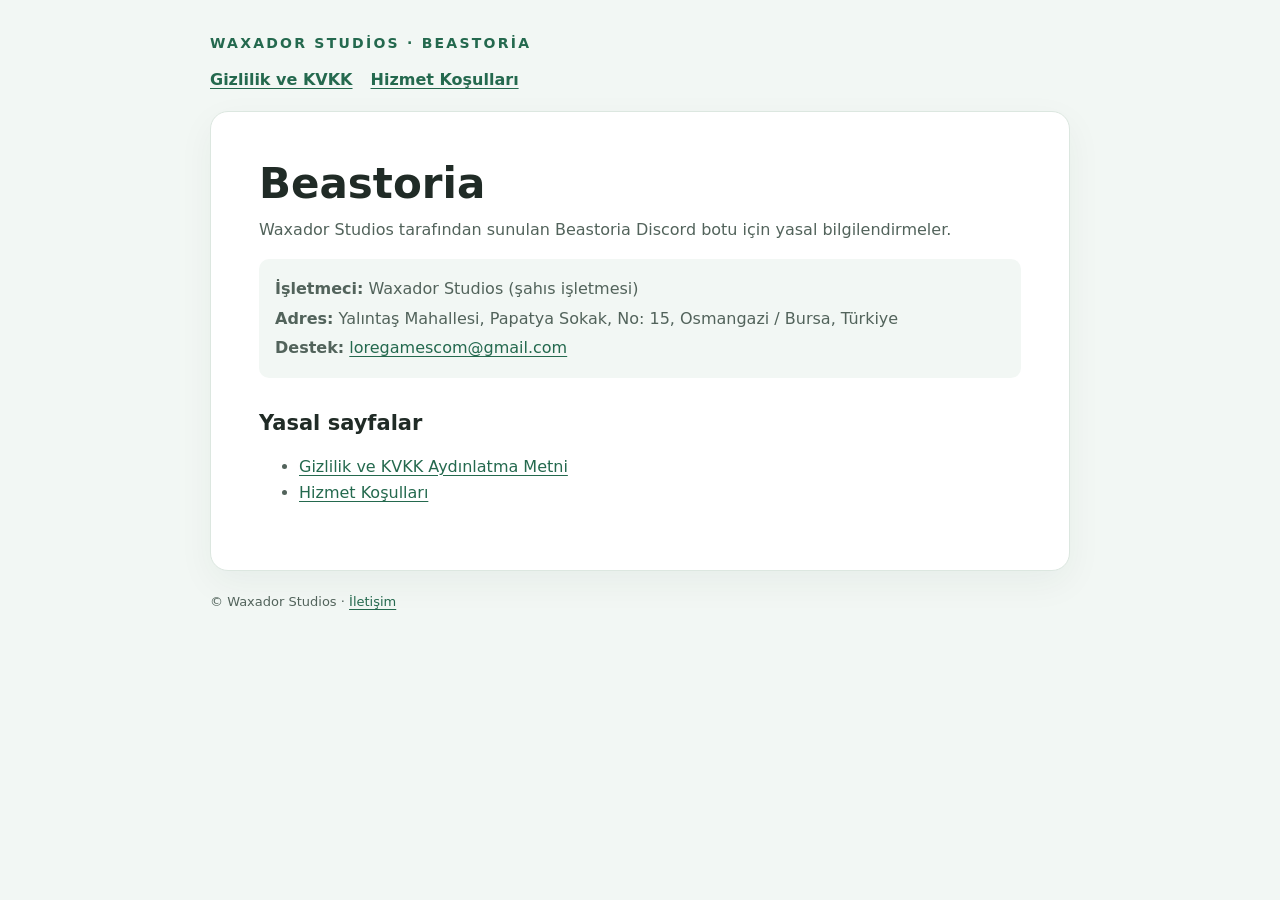
<file: index.html>
<!doctype html>
<html lang="tr"><head><meta charset="utf-8"><meta name="viewport" content="width=device-width, initial-scale=1"><title>Beastoria · Yasal Bilgiler</title><link rel="stylesheet" href="style.css"></head><body>
<header><div class="brand">Waxador Studios · Beastoria</div><nav aria-label="Yasal sayfalar"><a href="privacy-policy/">Gizlilik ve KVKK</a><a href="terms/">Hizmet Koşulları</a></nav></header>
<main><h1>Beastoria</h1><p class="subtitle">Waxador Studios tarafından sunulan Beastoria Discord botu için yasal bilgilendirmeler.</p><div class="meta"><p><strong>İşletmeci:</strong> Waxador Studios (şahıs işletmesi)</p><p><strong>Adres:</strong> Yalıntaş Mahallesi, Papatya Sokak, No: 15, Osmangazi / Bursa, Türkiye</p><p><strong>Destek:</strong> <a href="mailto:loregamescom@gmail.com">loregamescom@gmail.com</a></p></div><h2>Yasal sayfalar</h2><ul><li><a href="privacy-policy/">Gizlilik ve KVKK Aydınlatma Metni</a></li><li><a href="terms/">Hizmet Koşulları</a></li></ul></main><footer>© Waxador Studios · <a href="mailto:loregamescom@gmail.com">İletişim</a></footer></body></html>
</file>
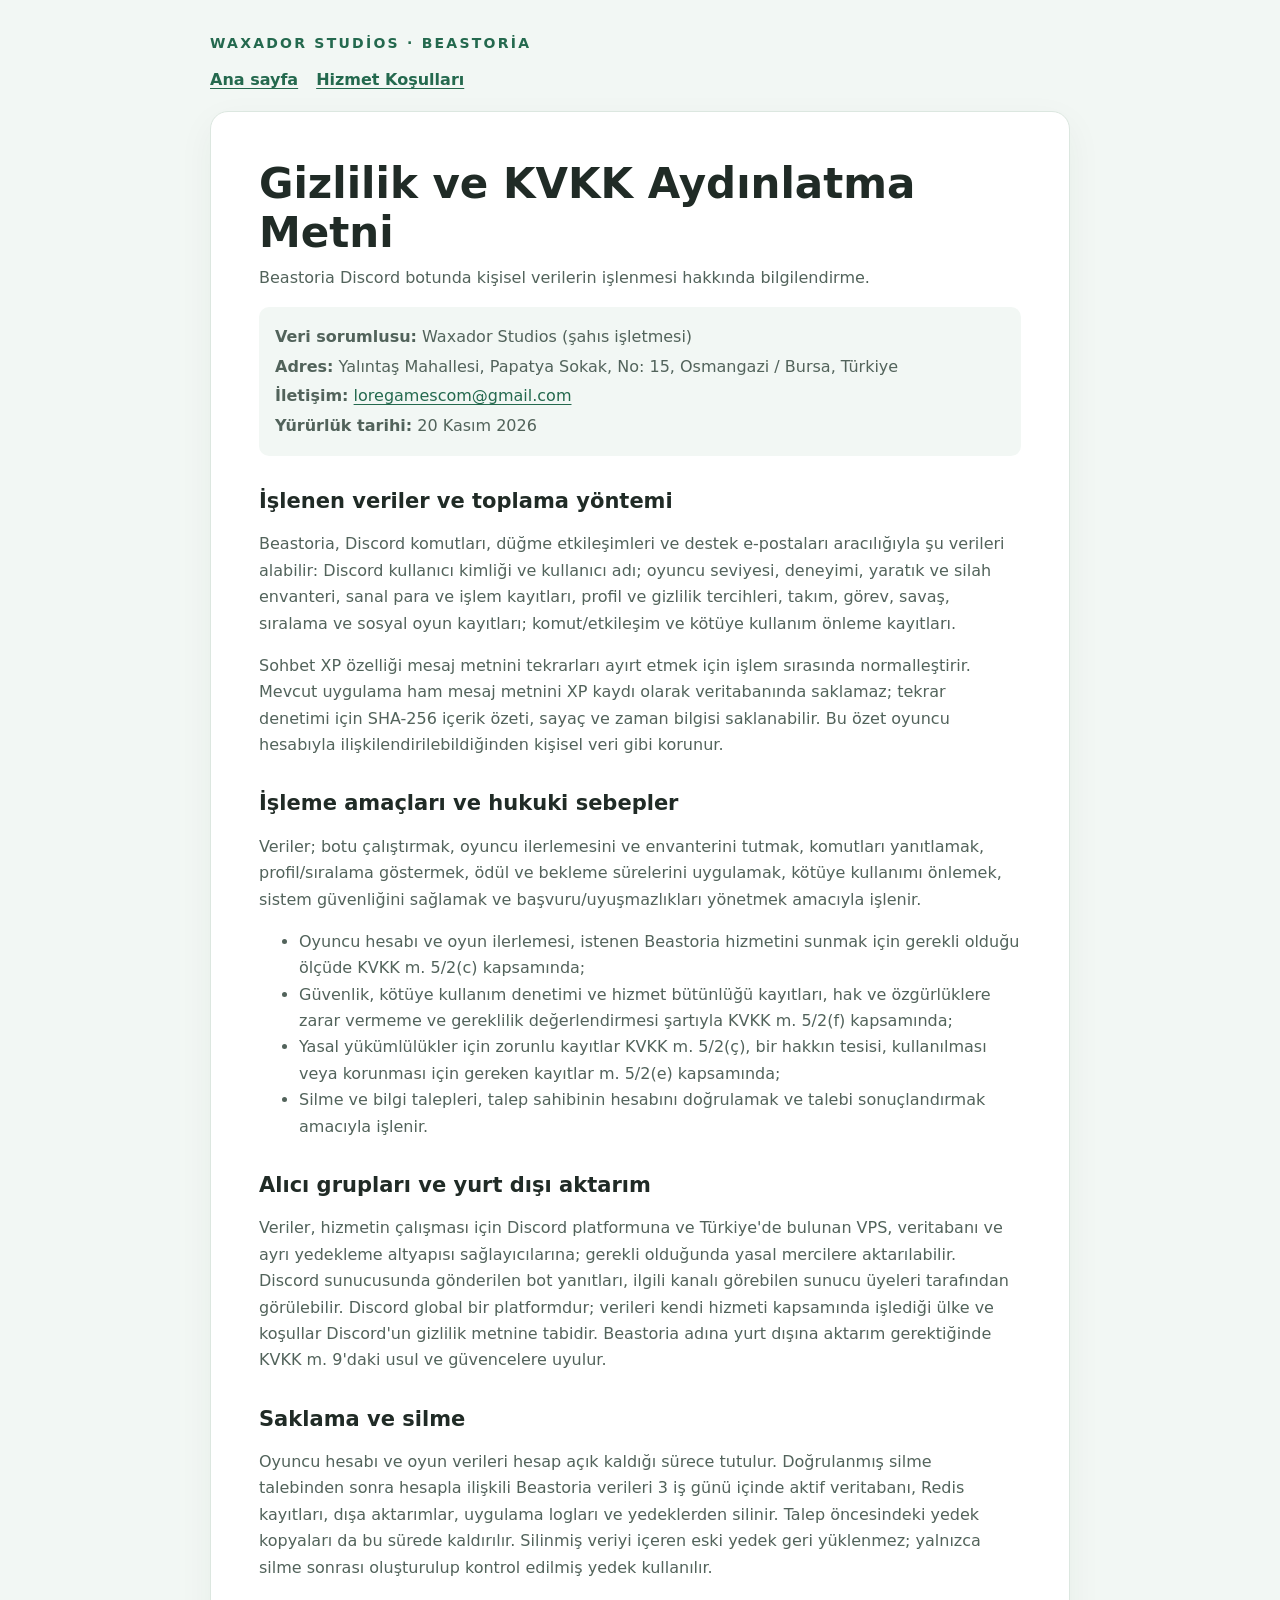
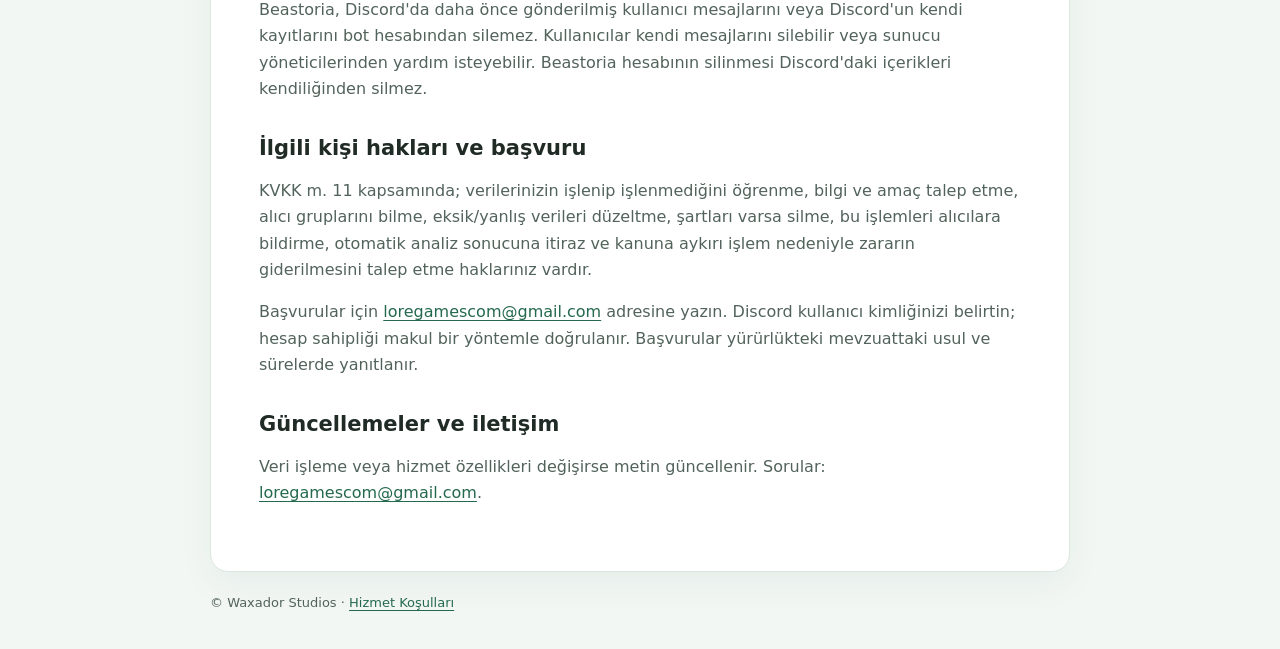
<file: privacy-policy/index.html>
<!doctype html>
<html lang="tr">
<head>
<meta charset="utf-8"><meta name="viewport" content="width=device-width, initial-scale=1"><title>Gizlilik ve KVKK Aydınlatma Metni · Beastoria</title><link rel="stylesheet" href="../style.css">
</head><body>
<header><div class="brand">Waxador Studios · Beastoria</div><nav aria-label="Yasal sayfalar"><a href="../">Ana sayfa</a><a href="../terms/">Hizmet Koşulları</a></nav></header><main>
<h1>Gizlilik ve KVKK Aydınlatma Metni</h1><p class="subtitle">Beastoria Discord botunda kişisel verilerin işlenmesi hakkında bilgilendirme.</p>
<div class="meta"><p><strong>Veri sorumlusu:</strong> Waxador Studios (şahıs işletmesi)</p><p><strong>Adres:</strong> Yalıntaş Mahallesi, Papatya Sokak, No: 15, Osmangazi / Bursa, Türkiye</p><p><strong>İletişim:</strong> <a href="mailto:loregamescom@gmail.com">loregamescom@gmail.com</a></p><p><strong>Yürürlük tarihi:</strong> 20 Kasım 2026</p></div>
<h2>İşlenen veriler ve toplama yöntemi</h2><p>Beastoria, Discord komutları, düğme etkileşimleri ve destek e-postaları aracılığıyla şu verileri alabilir: Discord kullanıcı kimliği ve kullanıcı adı; oyuncu seviyesi, deneyimi, yaratık ve silah envanteri, sanal para ve işlem kayıtları, profil ve gizlilik tercihleri, takım, görev, savaş, sıralama ve sosyal oyun kayıtları; komut/etkileşim ve kötüye kullanım önleme kayıtları.</p><p>Sohbet XP özelliği mesaj metnini tekrarları ayırt etmek için işlem sırasında normalleştirir. Mevcut uygulama ham mesaj metnini XP kaydı olarak veritabanında saklamaz; tekrar denetimi için SHA-256 içerik özeti, sayaç ve zaman bilgisi saklanabilir. Bu özet oyuncu hesabıyla ilişkilendirilebildiğinden kişisel veri gibi korunur.</p>
<h2>İşleme amaçları ve hukuki sebepler</h2><p>Veriler; botu çalıştırmak, oyuncu ilerlemesini ve envanterini tutmak, komutları yanıtlamak, profil/sıralama göstermek, ödül ve bekleme sürelerini uygulamak, kötüye kullanımı önlemek, sistem güvenliğini sağlamak ve başvuru/uyuşmazlıkları yönetmek amacıyla işlenir.</p><ul><li>Oyuncu hesabı ve oyun ilerlemesi, istenen Beastoria hizmetini sunmak için gerekli olduğu ölçüde KVKK m. 5/2(c) kapsamında;</li><li>Güvenlik, kötüye kullanım denetimi ve hizmet bütünlüğü kayıtları, hak ve özgürlüklere zarar vermeme ve gereklilik değerlendirmesi şartıyla KVKK m. 5/2(f) kapsamında;</li><li>Yasal yükümlülükler için zorunlu kayıtlar KVKK m. 5/2(ç), bir hakkın tesisi, kullanılması veya korunması için gereken kayıtlar m. 5/2(e) kapsamında;</li><li>Silme ve bilgi talepleri, talep sahibinin hesabını doğrulamak ve talebi sonuçlandırmak amacıyla işlenir.</li></ul>
<h2>Alıcı grupları ve yurt dışı aktarım</h2><p>Veriler, hizmetin çalışması için Discord platformuna ve Türkiye'de bulunan VPS, veritabanı ve ayrı yedekleme altyapısı sağlayıcılarına; gerekli olduğunda yasal mercilere aktarılabilir. Discord sunucusunda gönderilen bot yanıtları, ilgili kanalı görebilen sunucu üyeleri tarafından görülebilir. Discord global bir platformdur; verileri kendi hizmeti kapsamında işlediği ülke ve koşullar Discord'un gizlilik metnine tabidir. Beastoria adına yurt dışına aktarım gerektiğinde KVKK m. 9'daki usul ve güvencelere uyulur.</p>
<h2>Saklama ve silme</h2><p>Oyuncu hesabı ve oyun verileri hesap açık kaldığı sürece tutulur. Doğrulanmış silme talebinden sonra hesapla ilişkili Beastoria verileri 3 iş günü içinde aktif veritabanı, Redis kayıtları, dışa aktarımlar, uygulama logları ve yedeklerden silinir. Talep öncesindeki yedek kopyaları da bu sürede kaldırılır. Silinmiş veriyi içeren eski yedek geri yüklenmez; yalnızca silme sonrası oluşturulup kontrol edilmiş yedek kullanılır.</p><p>Beastoria, Discord'da daha önce gönderilmiş kullanıcı mesajlarını veya Discord'un kendi kayıtlarını bot hesabından silemez. Kullanıcılar kendi mesajlarını silebilir veya sunucu yöneticilerinden yardım isteyebilir. Beastoria hesabının silinmesi Discord'daki içerikleri kendiliğinden silmez.</p>
<h2>İlgili kişi hakları ve başvuru</h2><p>KVKK m. 11 kapsamında; verilerinizin işlenip işlenmediğini öğrenme, bilgi ve amaç talep etme, alıcı gruplarını bilme, eksik/yanlış verileri düzeltme, şartları varsa silme, bu işlemleri alıcılara bildirme, otomatik analiz sonucuna itiraz ve kanuna aykırı işlem nedeniyle zararın giderilmesini talep etme haklarınız vardır.</p><p>Başvurular için <a href="mailto:loregamescom@gmail.com">loregamescom@gmail.com</a> adresine yazın. Discord kullanıcı kimliğinizi belirtin; hesap sahipliği makul bir yöntemle doğrulanır. Başvurular yürürlükteki mevzuattaki usul ve sürelerde yanıtlanır.</p><h2>Güncellemeler ve iletişim</h2><p>Veri işleme veya hizmet özellikleri değişirse metin güncellenir. Sorular: <a href="mailto:loregamescom@gmail.com">loregamescom@gmail.com</a>.</p>
</main><footer>© Waxador Studios · <a href="../terms/">Hizmet Koşulları</a></footer></body></html>
</file>
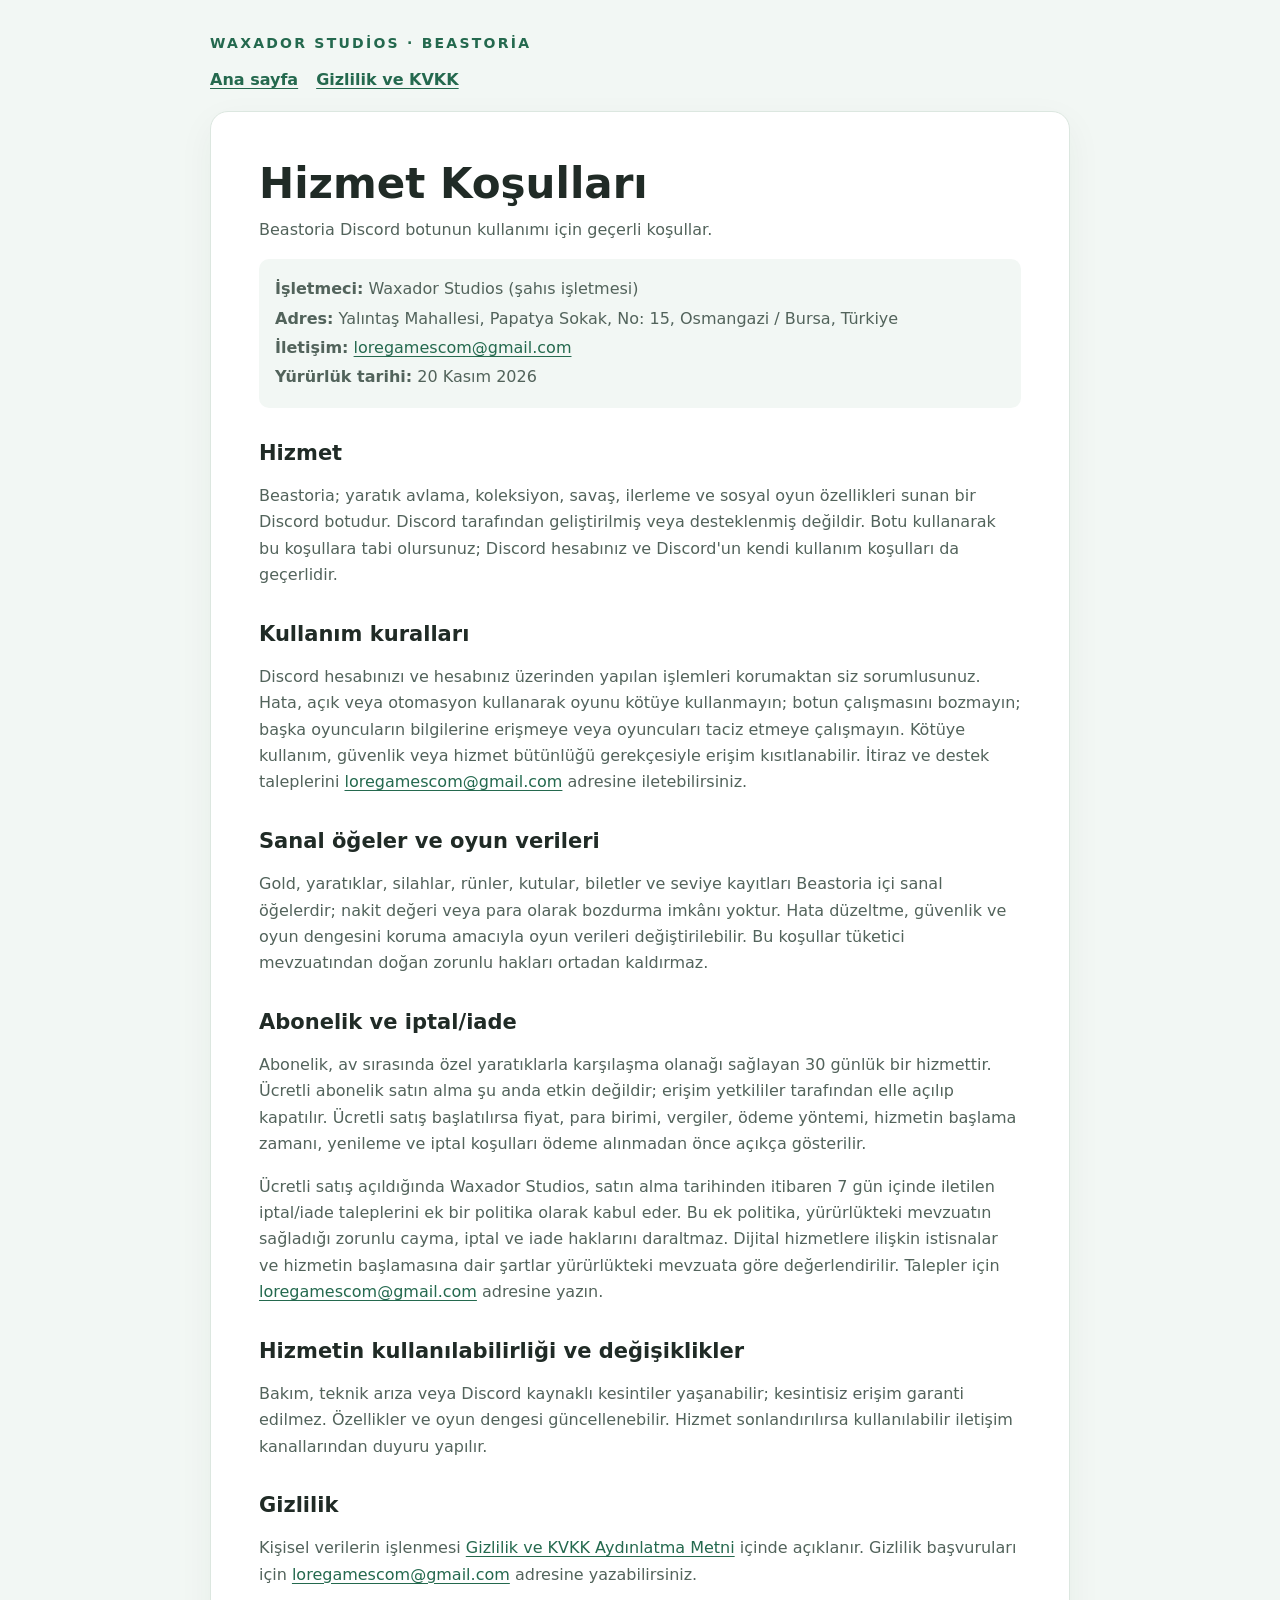
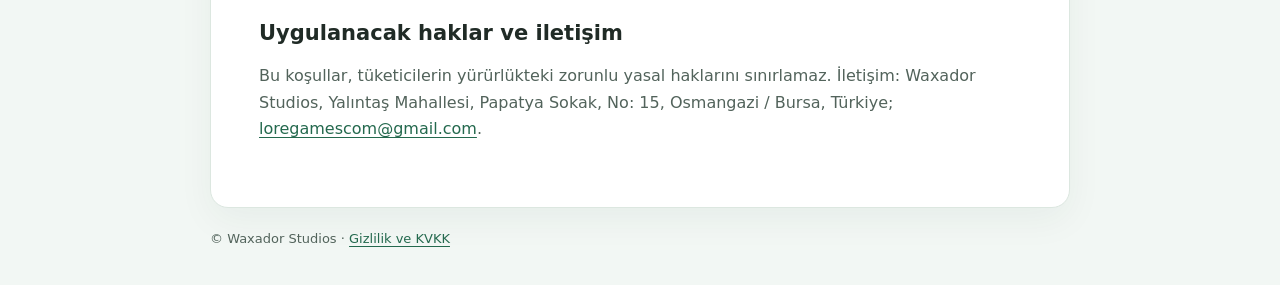
<file: terms/index.html>
<!doctype html>
<html lang="tr"><head><meta charset="utf-8"><meta name="viewport" content="width=device-width, initial-scale=1"><title>Hizmet Koşulları · Beastoria</title><link rel="stylesheet" href="../style.css"></head><body>
<header><div class="brand">Waxador Studios · Beastoria</div><nav aria-label="Yasal sayfalar"><a href="../">Ana sayfa</a><a href="../privacy-policy/">Gizlilik ve KVKK</a></nav></header><main><h1>Hizmet Koşulları</h1><p class="subtitle">Beastoria Discord botunun kullanımı için geçerli koşullar.</p>
<div class="meta"><p><strong>İşletmeci:</strong> Waxador Studios (şahıs işletmesi)</p><p><strong>Adres:</strong> Yalıntaş Mahallesi, Papatya Sokak, No: 15, Osmangazi / Bursa, Türkiye</p><p><strong>İletişim:</strong> <a href="mailto:loregamescom@gmail.com">loregamescom@gmail.com</a></p><p><strong>Yürürlük tarihi:</strong> 20 Kasım 2026</p></div>
<h2>Hizmet</h2><p>Beastoria; yaratık avlama, koleksiyon, savaş, ilerleme ve sosyal oyun özellikleri sunan bir Discord botudur. Discord tarafından geliştirilmiş veya desteklenmiş değildir. Botu kullanarak bu koşullara tabi olursunuz; Discord hesabınız ve Discord'un kendi kullanım koşulları da geçerlidir.</p>
<h2>Kullanım kuralları</h2><p>Discord hesabınızı ve hesabınız üzerinden yapılan işlemleri korumaktan siz sorumlusunuz. Hata, açık veya otomasyon kullanarak oyunu kötüye kullanmayın; botun çalışmasını bozmayın; başka oyuncuların bilgilerine erişmeye veya oyuncuları taciz etmeye çalışmayın. Kötüye kullanım, güvenlik veya hizmet bütünlüğü gerekçesiyle erişim kısıtlanabilir. İtiraz ve destek taleplerini <a href="mailto:loregamescom@gmail.com">loregamescom@gmail.com</a> adresine iletebilirsiniz.</p>
<h2>Sanal öğeler ve oyun verileri</h2><p>Gold, yaratıklar, silahlar, rünler, kutular, biletler ve seviye kayıtları Beastoria içi sanal öğelerdir; nakit değeri veya para olarak bozdurma imkânı yoktur. Hata düzeltme, güvenlik ve oyun dengesini koruma amacıyla oyun verileri değiştirilebilir. Bu koşullar tüketici mevzuatından doğan zorunlu hakları ortadan kaldırmaz.</p>
<h2>Abonelik ve iptal/iade</h2><p>Abonelik, av sırasında özel yaratıklarla karşılaşma olanağı sağlayan 30 günlük bir hizmettir. Ücretli abonelik satın alma şu anda etkin değildir; erişim yetkililer tarafından elle açılıp kapatılır. Ücretli satış başlatılırsa fiyat, para birimi, vergiler, ödeme yöntemi, hizmetin başlama zamanı, yenileme ve iptal koşulları ödeme alınmadan önce açıkça gösterilir.</p><p>Ücretli satış açıldığında Waxador Studios, satın alma tarihinden itibaren 7 gün içinde iletilen iptal/iade taleplerini ek bir politika olarak kabul eder. Bu ek politika, yürürlükteki mevzuatın sağladığı zorunlu cayma, iptal ve iade haklarını daraltmaz. Dijital hizmetlere ilişkin istisnalar ve hizmetin başlamasına dair şartlar yürürlükteki mevzuata göre değerlendirilir. Talepler için <a href="mailto:loregamescom@gmail.com">loregamescom@gmail.com</a> adresine yazın.</p>
<h2>Hizmetin kullanılabilirliği ve değişiklikler</h2><p>Bakım, teknik arıza veya Discord kaynaklı kesintiler yaşanabilir; kesintisiz erişim garanti edilmez. Özellikler ve oyun dengesi güncellenebilir. Hizmet sonlandırılırsa kullanılabilir iletişim kanallarından duyuru yapılır.</p>
<h2>Gizlilik</h2><p>Kişisel verilerin işlenmesi <a href="../privacy-policy/">Gizlilik ve KVKK Aydınlatma Metni</a> içinde açıklanır. Gizlilik başvuruları için <a href="mailto:loregamescom@gmail.com">loregamescom@gmail.com</a> adresine yazabilirsiniz.</p>
<h2>Uygulanacak haklar ve iletişim</h2><p>Bu koşullar, tüketicilerin yürürlükteki zorunlu yasal haklarını sınırlamaz. İletişim: Waxador Studios, Yalıntaş Mahallesi, Papatya Sokak, No: 15, Osmangazi / Bursa, Türkiye; <a href="mailto:loregamescom@gmail.com">loregamescom@gmail.com</a>.</p></main><footer>© Waxador Studios · <a href="../privacy-policy/">Gizlilik ve KVKK</a></footer></body></html>
</file>
<file: style.css>
:root {
  color-scheme: light;
  --ink: #202b26;
  --muted: #52635b;
  --green: #24694e;
  --line: #dce7e0;
  --paper: #fff;
  --wash: #f2f7f4;
  --draft: #fff4d7;
  --draft-ink: #705016;
}

* { box-sizing: border-box; }
body {
  margin: 0;
  background: var(--wash);
  color: var(--ink);
  font: 16px/1.65 system-ui, -apple-system, "Segoe UI", sans-serif;
}
header, main, footer { width: min(860px, calc(100% - 32px)); margin-inline: auto; }
header { padding: 32px 0 18px; }
.brand { color: var(--green); font-size: 14px; font-weight: 800; letter-spacing: .16em; text-transform: uppercase; }
nav { display: flex; gap: 18px; margin-top: 12px; }
a { color: var(--green); text-underline-offset: 3px; }
nav a { font-weight: 650; }
main { background: var(--paper); border: 1px solid var(--line); border-radius: 18px; padding: clamp(22px, 5vw, 48px); box-shadow: 0 12px 36px #183b2b0d; }
h1 { line-height: 1.15; margin: 0 0 8px; font-size: clamp(30px, 5vw, 42px); }
h2 { margin: 32px 0 8px; font-size: 21px; line-height: 1.3; }
p, ul { color: var(--muted); }
.subtitle { margin-top: 0; }
.draft { margin: 20px 0 28px; padding: 12px 16px; border: 1px solid #f0d487; border-radius: 10px; background: var(--draft); color: var(--draft-ink); font-weight: 650; }
.meta { padding: 14px 16px; background: var(--wash); border-radius: 10px; }
.meta p { margin: 3px 0; }
footer { padding: 20px 0 36px; color: var(--muted); font-size: 13px; }
</file>
